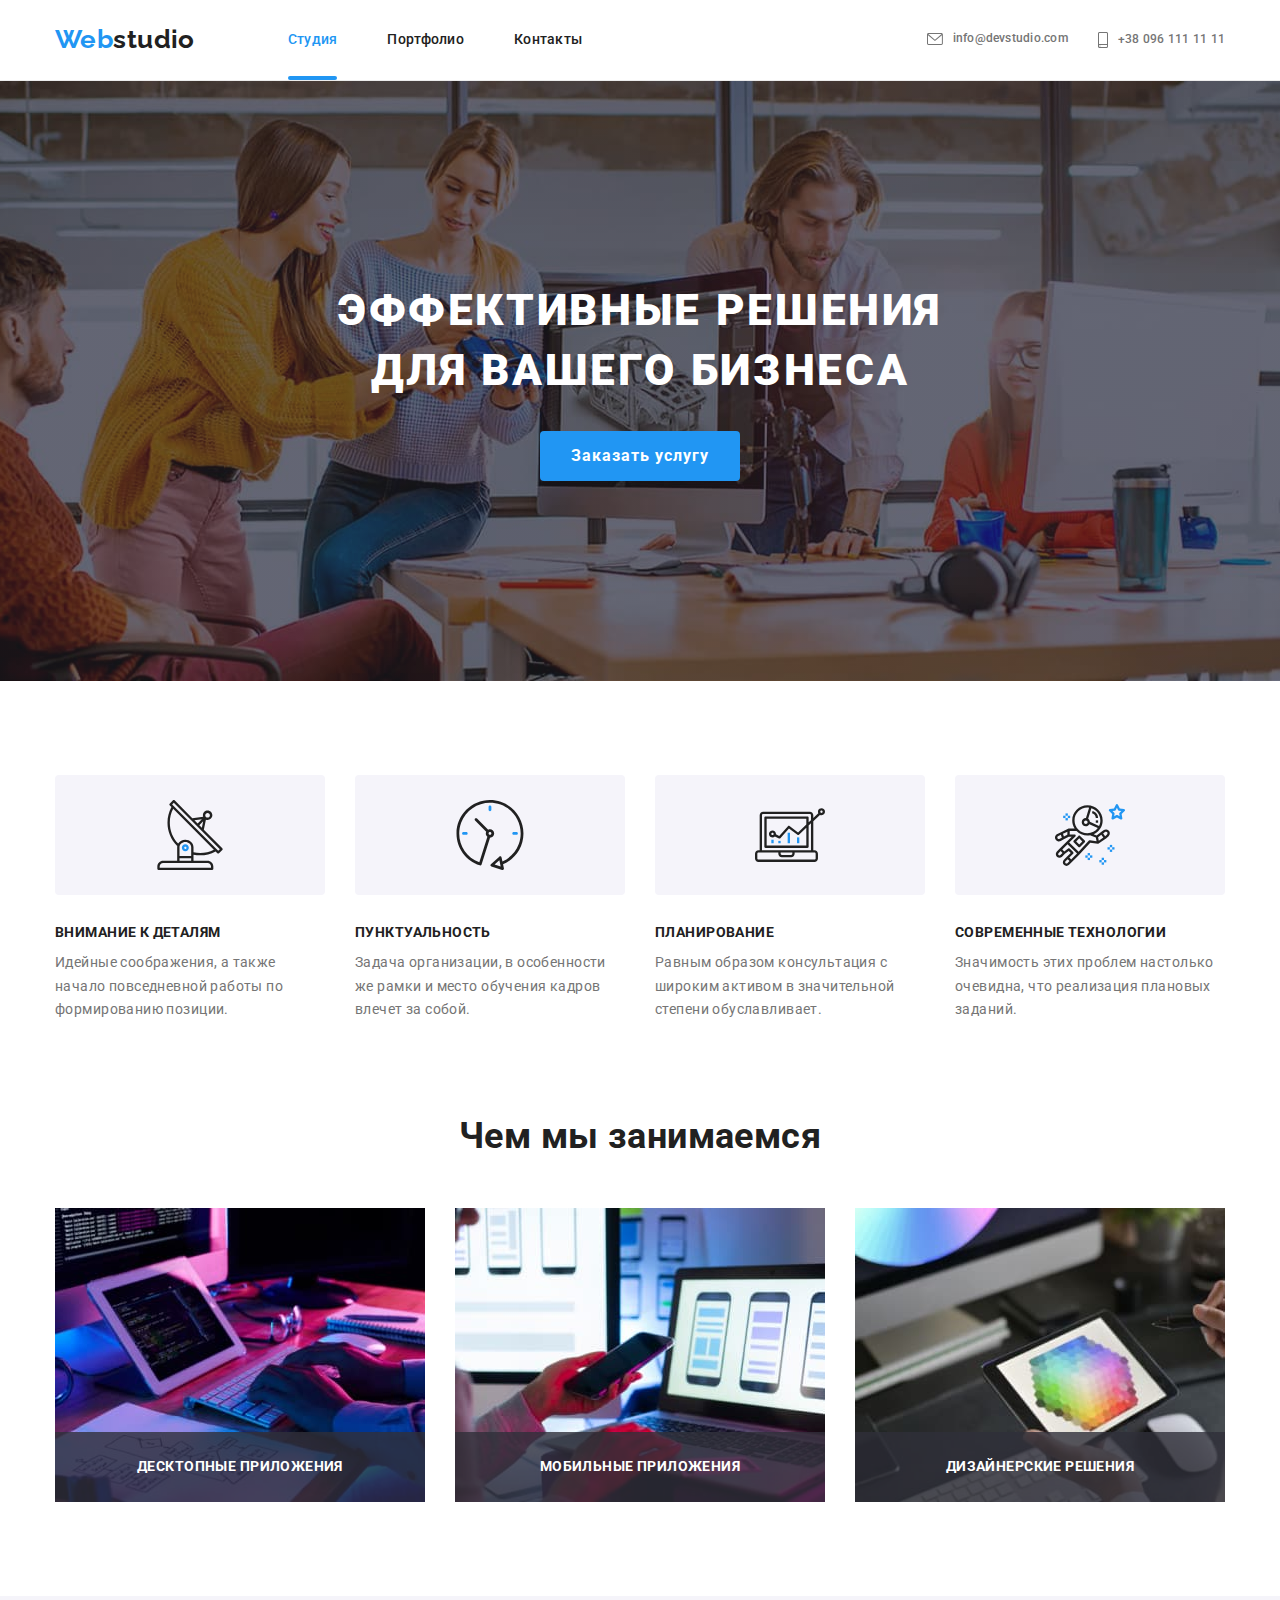
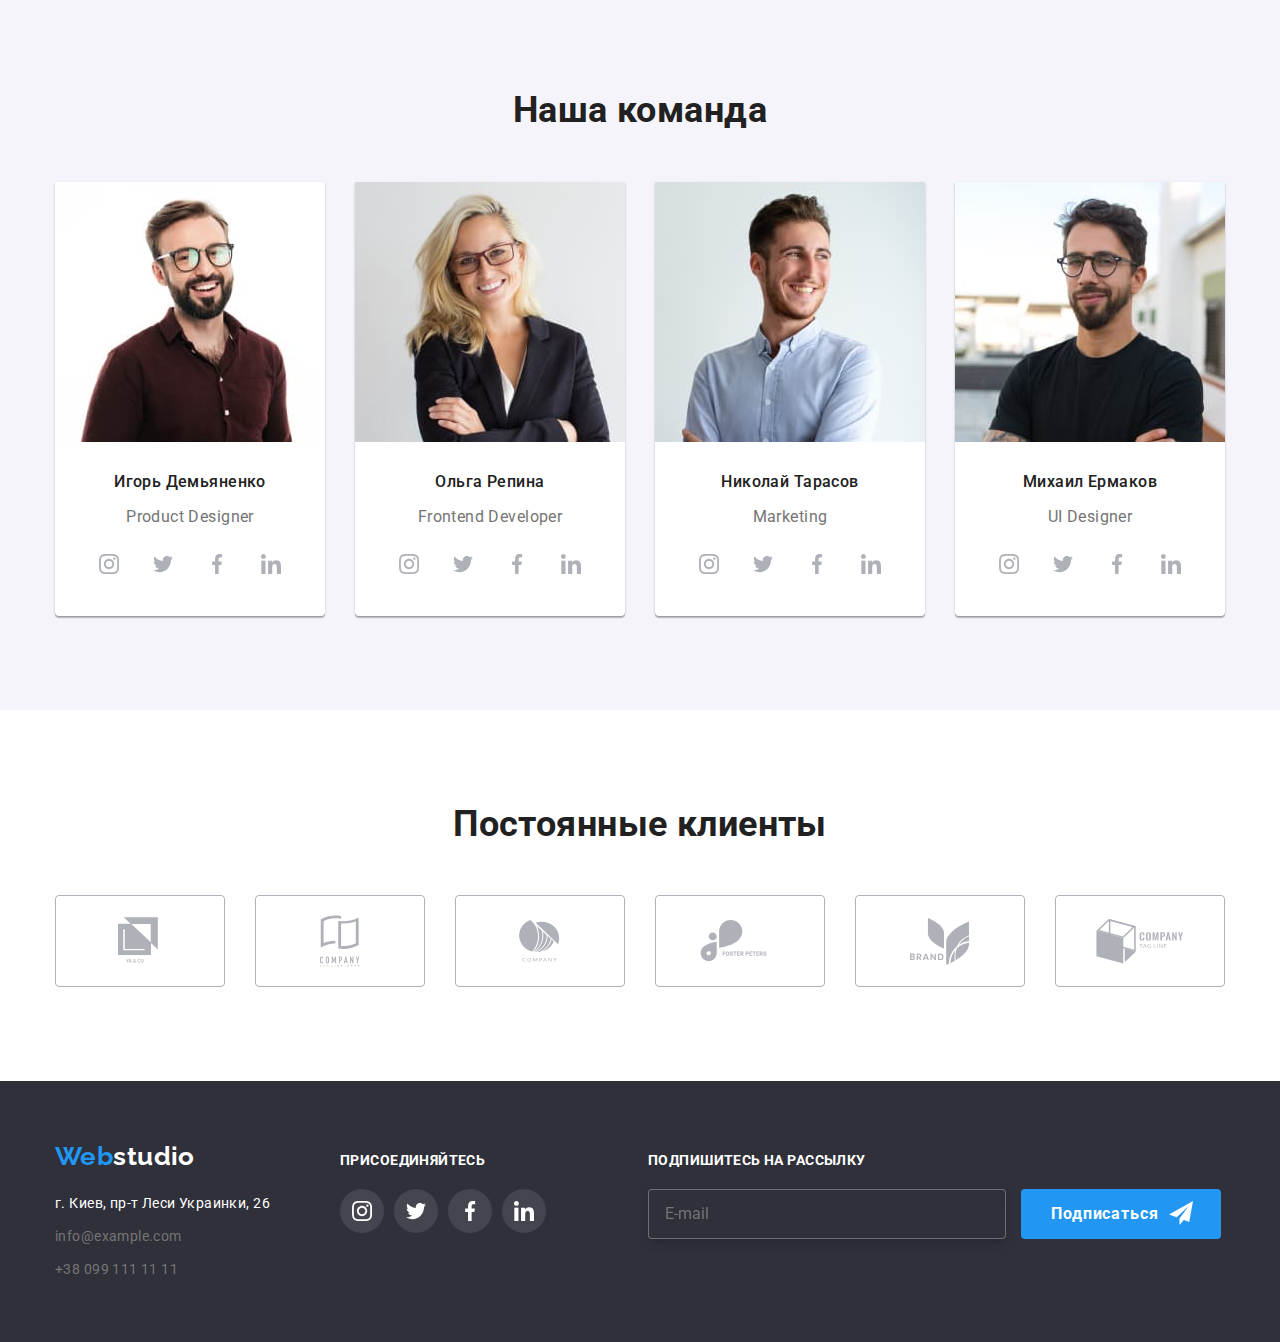
<file: index.html>
<!DOCTYPE html>
<html lang="ru">
<head>
    <meta charset="UTF-8">
    <meta http-equiv="X-UA-Compatible" content="IE=edge">
    <meta name="viewport" content="width=device-width, initial-scale=1.0">
    <link
      rel="stylesheet"
      href="https://cdnjs.cloudflare.com/ajax/libs/modern-normalize/1.0.0/modern-normalize.min.css"/>
    <link rel="preconnect" href="https://fonts.gstatic.com">
<link href="https://fonts.googleapis.com/css2?family=Raleway:wght@700&family=Roboto:wght@400;500;700;900&display=swap" rel="stylesheet">
    <link rel="stylesheet" href="./css/styles.css">
    <title>Студия</title>
</head>
<body> 
    <header class="header">
        <div class="conteiner header__conteiner">
            
            <a class="header-logo" href="./index.html"><span class="logo--blue">Web</span>studio </a>
            
            <div class="menu-thomb " data-menu>
                
                <nav class="nav">
                    <ul class="list nav__list">
                      
                        <li class="nav__item"> 
                            <div class="nav__link-thomb"> 
                                <a class="link nav__link nav--current" href="./index.html">Студия</a> 
                            </div> 
                        </li>
                        <li class="nav__item"> <a class="link nav__link" href="./portfolio.html">Портфолио</a> </li>
                        <li class="nav__item"> <a class="link nav__link" href="#contacts">Контакты</a></li>
                    </ul>
                    
                    </nav> 
                
                <ul class="list contacts">
                        <li class="contacts__item">

                            <a class="link contacts__link mail-link" href="mailto:info@devstudio.com">
                                <svg class="contacts__icon" width="16px" height="12px">
                                    <use href="./images/sprite.svg#icon-envelope"></use>
                                </svg>
                                info@devstudio.com</a> 
                        </li>
                        <li class="contacts__item"> 

                            <a class="link contacts__link tel-link" href="tel:+380961111111"> 
                                <svg class="contacts__icon" width="10px" height="16px" >
                                    <use href="./images/sprite.svg#icon-smartphone"></use>
                                </svg>
                                +38 096 111 11 11</a>
                        </li>

                </ul> 
                <ul class="list menu-social-list">
                    <li class="item menu-social-list__item"><a href="" class="link menu-social-list-link">Instagram</a></li>
                    <li class="item menu-social-list__item"><a href="" class="link menu-social-list-link">Twitter</a></li>
                    <li class="item menu-social-list__item"><a href="" class="link menu-social-list-link">Facebook</a></li>
                    <li class="item menu-social-list__item"><a href="" class="link menu-social-list-link">LinkedIn</a></li>
                </ul>
            </div> 
            <button type="button" class="menu-button" data-menu-button>
                <svg width="40" height="40" aria-label="mobile menu switcher">
                    <use class="icon-menu-close" href="./images/sprite.svg#icon-menu-close"></use>
                    <use class="icon-menu" href="./images/sprite.svg#icon-menu"></use>
                </svg>
            </button>
        </div>
    </header>
    <main>
        
        <section class="hero">
        <div class="conteiner hero__conteiner">
            <h1 class="hero__text">Эффективные решения для вашего бизнеса</h1>
            <button class="main-button" type="button" data-modal-open>Заказать услугу</button>
        </div>   
        </section> 
        
        <section class="qualities__section">
            <div class="conteiner">
            <h2 class="visually-hidden">Наши Качества</h2>
            <ul class="list qualities">
                <li class="qualities__item">
                    <div>
                        <div class="qualities__icon-tomb">
                        <svg class="qualities__icon">
                            <use href="./images/sprite.svg#icon-antenna-1"></use>
                        </svg></div>
                        <h3 class="sub-title ">Внимание к деталям</h3>
                        <p class="qualities__text">Идейные соображения, а также начало повседневной работы по формированию позиции.</p>
                    </div>
                </li>

                <li class="qualities__item">
                    <div>
                    <div class="qualities__icon-tomb">
                        <svg class="qualities__icon">
                        <use href="./images/sprite.svg#icon-clock-1"></use>
                    </svg></div>
                    <h3 class="sub-title ">Пунктуальность</h3>
                    <p class="qualities__text">Задача организации, в особенности же рамки и место обучения кадров влечет за собой.</p> 
                </div>
                </li>
                    <li class="qualities__item">
                        <div>
                    <div class="qualities__icon-tomb">
                        <svg class="qualities__icon">
                            <use href="./images/sprite.svg#icon-diagram-1"></use>
                        </svg></div>
                    <h3 class="sub-title">Планирование</h3>
                    <p class="qualities__text">Равным образом консультация с широким активом в значительной степени обуславливает.</p>
                </div>
                </li>

                <li class="qualities__item">
                    <div>
                    <div class="qualities__icon-tomb">
                        <svg class="qualities__icon">
                        <use href="./images/sprite.svg#icon-astronaut-1"></use>
                    </svg></div>
                    <h3 class="sub-title">Современные технологии</h3>
                    <p class="qualities__text">Значимость этих проблем настолько очевидна, что реализация плановых заданий.</p>
                </div>
                </li>
            </ul>
        </div>
        </section>
    
        <section class="what-we-do"> 
            
            <div class="conteiner">
                <h2 class="title what-we-do__title">Чем мы занимаемся</h2>
                    <ul class="list what-we-do__list">
                        <li class="what-we-do__item">
                            <div class="what-we-do__item-thomb">
                            <img src="./images/desktop/what-we-do/img1.jpg" alt="Десктопные приложения" width="370">
                            <div class="what-we-do__card-description">
                                <p class="what-we-do__description-text">Десктопные приложения</p>
                            </div>
                            </div>
                        </li>
                        
                        <li class="what-we-do__item">
                            <div class="what-we-do__item-thomb">
                                <img src="./images/desktop/what-we-do/img2.jpg" alt="Мобильные приложения" width="370">
                                <div class="what-we-do__card-description">
                                    <p class="what-we-do__description-text">Мобильные приложения</p>
                                </div>
                            </div>
                        </li>
                        
                        <li class="what-we-do__item">
                            <div class="what-we-do__item-thomb">
                                <img src="./images/desktop/what-we-do/img3.jpg" alt="Дизайнерские решения" width="370">
                                <div class="what-we-do__card-description">
                                    <p class="what-we-do__description-text">Дизайнерские решения</p>
                                </div>
                            </div>
                        </li>
            </ul>
        </div>
       </section>   
       <section class="team-section">
           <div class="conteiner">
           
           <h2 class="title">Наша команда</h2>
           <ul class="list team-section__list">
               <li class="team-section__item">
                    <div class="member-photo__thomb">
                        <picture>
                            <source srcset="
                                            ./images/desktop/team/tm1.jpg  1x,
                                            ./images/desktop/team/tm1@2x.jpg 2x
                                          " media="(min-width: 1200px)" />
                            <source srcset="
                                            ./images/tablet/team/tm1.jpg  1x,
                                            ./images/tablet/team/tm1@2x.jpg 
                                          " media="(min-width: 768px)" />
                            <source srcset="
                                            ./images/mobile/team/tm1.jpg  1x,
                                            ./images/tablet/team/tm1@2x.jpg
                                          " media="(max-width: 767px)" />
                            <img src="./images/desktop/team/tm1.jpg" alt="Игорь Демьяненко" width="450" />
                        </picture>
                    </div>
                    <div class="member">
                        <h3 class="member__name">Игорь Демьяненко</h3>
                        <p class="member__position">Product Designer</p>
                    <ul class="list social-list">
                        <li class="social-list__item">
                            <a href="" class="link social-list__link" target="_blank" rel="noopener noreferrer">
                                <svg class="icon">
                                    <use href="./images/sprite.svg#icon-instagram-2"></use>
                                </svg>
                            </a>
                        </li>

                        <li class="social-list__item">
                              <a href="" class="link social-list__link" target="_blank" rel="noopener noreferrer">
                                <svg class="icon">
                                    <use href="./images/sprite.svg#icon-twitter-1"></use>
                                </svg>
                            </a>
                        </li>

                        <li class="social-list__item">
                            <a href="" class="link social-list__link" target="_blank" rel="noopener noreferrer">
                                <svg class="icon">
                                    <use href="./images/sprite.svg#icon-facebook-1"></use>
                                </svg>
                            </a>
                        </li>

                        <li class="social-list__item">
                            <a href="" class="link social-list__link" target="_blank" rel="noopener noreferrer">
                                <svg class="icon">
                                    <use href="./images/sprite.svg#icon-linkedin-1"></use>
                                </svg>
                            </a>
                        </li>
                    </ul>
                </div>
                </li>
                <li class="team-section__item">
                    <div class="member-photo__thomb">
                        <picture>
                            <source srcset="
                                ./images/desktop/team/tm2.jpg  1x,
                                ./images/desktop/team/tm2@2x.jpg 2x
                              " media="(min-width: 1200px)" />
                            <source srcset="
                                ./images/tablet/team/tm2.jpg  1x,
                                ./images/tablet/team/tm2@2x.jpg 
                              " media="(min-width: 768px)" />
                            <source srcset="
                                ./images/mobile/team/tm2.jpg  1x,
                                ./images/tablet/team/tm2@2x.jpg
                              " media="(max-width: 767px)" />
                            <img src="./images/desktop/team/tm2.jpg" alt="Ольга Репина" width="450" />
                        </picture>
                    </div>  
                    <div class="member">
                        <h3 class="member__name">Ольга Репина</h3>
                        <p class="member__position">Frontend Developer</p>
                    <ul class="list social-list">
                        <li class="social-list__item">
                            <a href="" class="link social-list__link" target="_blank" rel="noopener noreferrer">
                                <svg class="icon">
                                    <use href="./images/sprite.svg#icon-instagram-2"></use>
                                </svg>
                            </a>
                        </li>
                        <li class="social-list__item">
                            <div>   
                            <a href="" class="link social-list__link" target="_blank" rel="noopener noreferrer">
                                <svg class="icon">
                                    <use href="./images/sprite.svg#icon-twitter-1"></use>
                                </svg>
                            </a>
                        </div>
                        </li>
                        <li class="social-list__item">
                            <div>
                            <a href="" class="link social-list__link" target="_blank" rel="noopener noreferrer">
                                <svg class="icon">
                                    <use href="./images/sprite.svg#icon-facebook-1"></use>
                                </svg>
                            </a>
                        </div>
                        </li>
                        <li class="social-list__item">
                            <a href="" class="link social-list__link" target="_blank" rel="noopener noreferrer">
                                <svg class="icon">
                                    <use href="./images/sprite.svg#icon-linkedin-1"></use>
                                </svg>
                            </a>
                        </li>
                    </ul>
                </div>
                    </li>
                <li class="team-section__item">
                    <div class="member-photo__thomb">
                        <picture>
                            <source srcset="
                                ./images/desktop/team/tm3.jpg  1x,
                                ./images/desktop/team/tm3@2x.jpg 2x
                              " media="(min-width: 1200px)" />
                            <source srcset="
                                ./images/tablet/team/tm3.jpg  1x,
                                ./images/tablet/team/tm3@2x.jpg 
                              " media="(min-width: 768px)" />
                            <source srcset="         
                                 ./images/mobile/team/tm3.jpg  1x,        
                                 ./images/tablet/team/tm3@2x.jpg      
                               " media="(max-width: 767px)" />
                            <img src="./images/desktop/team/tm3.jpg" alt="Николай Тарасов" width="450" />
                        </picture>
                    </div>
                    <div class="member">
                        <h3 class="member__name">Николай Тарасов</h3>
                        <p class="member__position">Marketing</p>
                    <ul class="list social-list">
                        <li class="social-list__item">
                            <a href="" class="link social-list__link" target="_blank" rel="noopener noreferrer">
                                <svg class="icon">
                                    <use href="./images/sprite.svg#icon-instagram-2"></use>
                                </svg>
                            </a>
                        </li>
                        <li class="social-list__item">
                            <div>   
                            <a href="" class="link social-list__link" target="_blank" rel="noopener noreferrer">
                                <svg class="icon">
                                    <use href="./images/sprite.svg#icon-twitter-1"></use>
                                </svg>
                            </a>
                        </div>
                        </li>
                        <li class="social-list__item">
                            <div>
                            <a href="" class="link social-list__link" target="_blank" rel="noopener noreferrer">
                                <svg class="icon">
                                    <use href="./images/sprite.svg#icon-facebook-1"></use>
                                </svg>
                            </a>
                        </div>
                        </li>
                        <li class="social-list__item">
                            <a href="" class="link social-list__link" target="_blank" rel="noopener noreferrer">
                                <svg class="icon">
                                    <use href="./images/sprite.svg#icon-linkedin-1"></use>
                                </svg>
                            </a>
                        </li>
                    </ul>
                </div>
                </li>
                <li class="team-section__item">
                    <div class="member-photo__thomb">
                        <picture>
                            <source srcset="
                                ./images/desktop/team/tm4.jpg  1x,
                                ./images/desktop/team/tm4@2x.jpg 2x
                              " media="(min-width: 1200px)" />
                            <source srcset="
                                ./images/tablet/team/tm4.jpg  1x,
                                ./images/tablet/team/tm4@2x.jpg 
                              " media="(min-width: 768px)" />
                            <source srcset="         
                                 ./images/mobile/team/tm4.jpg  1x,        
                                 ./images/tablet/team/tm4@2x.jpg      
                               " media="(max-width: 767px)" />
                            <img src="./images/desktop/team/tm4.jpg" alt="Николай Тарасов" width="450" />
                        </picture>
                    </div>
                    <div  class="member">
                        <h3 class="member__name">Михаил Ермаков</h3>
                        <p class="member__position">UI Designer</p>
                    
                    <ul class="list social-list">
                        <li class="social-list__item">
                            <a href="" class="link social-list__link" target="_blank" rel="noopener noreferrer">
                                <svg class="icon">
                                    <use href="./images/sprite.svg#icon-instagram-2"></use>
                                </svg>
                            </a>
                        </li>
                        <li class="social-list__item">
                            <div>   
                            <a href="" class="link social-list__link" target="_blank" rel="noopener noreferrer">
                                <svg class="icon">
                                    <use href="./images/sprite.svg#icon-twitter-1"></use>
                                </svg>
                            </a>
                        </div>
                        </li>
                        <li class="social-list__item">
                            <div>
                            <a href="" class="link social-list__link" target="_blank" rel="noopener noreferrer">
                                <svg class="icon">
                                    <use href="./images/sprite.svg#icon-facebook-1"></use>
                                </svg>
                            </a>
                        </div>
                        </li>
                        <li class="social-list">
                            <a href="" class="link social-list__link" target="_blank" rel="noopener noreferrer">
                                <svg class="icon">
                                    <use href="./images/sprite.svg#icon-linkedin-1"></use>
                                </svg>
                            </a>
                        </li>
                    </ul>
                </div>
                </li>
           </ul>
        </div>
       </section>

       <section class="clients">
           <div class="conteiner">
           <h2 class="clients__title">
            Постоянные клиенты
           </h2>
           <ul class="list clients__list">
               <li class="item clients__item">
                       <a href="" class="clients__link" target="_blank" rel="noopener noreferrer">
                   <svg class="icon" width="44px" height="49px">
                   <use href="./images/sprite.svg#icon-logo-1"></use>  
                </svg></a>
               </li>
               <li class="item clients__item">
                    <a href=""  class="clients__link" target="_blank" rel="noopener noreferrer">
                <svg class="icon"  width="40px" height="52px">
                <use href="./images/sprite.svg#icon-logo-2"></use>  
             </svg></a>
            </li>
            <li class="item clients__item">
                    <a href="" class="clients__link" target="_blank" rel="noopener noreferrer">
                <svg class="icon" width="41px" height="42px">
                <use href="./images/sprite.svg#icon-logo-3"></use>  
             </svg></a> 
            </li>
            <li class="item clients__item">
                    <a href=""  class="clients__link" target="_blank" rel="noopener noreferrer">
                <svg class="icon"  width="80px" height="42px">
                <use href="./images/sprite.svg#icon-logo-4"></use>  
             </svg></a> 
            </li>
            <li class="item clients__item">
                    <a href="" class="clients__link" target="_blank" rel="noopener noreferrer">
                <svg class="icon" width="59px" height="47px">
                <use href="./images/sprite.svg#icon-logo-5"></use>  
             </svg></a>
            </li>
            <li class="item clients__item">
                    <a href="" class="clients__link" target="_blank" rel="noopener noreferrer">
                <svg class="icon" width="88px" height="45px">
                <use href="./images/sprite.svg#icon-logo-6"></use>  
             </svg></a>
            </li>
              
           </ul>
        </div>
       </section>
    </main>            
    <footer class="footer">
        <div class="conteiner footer__conteiner">
            
                
                <div class="footer-contacts">
                 
                <div class="footer-logo_tomb">
                    <a class="link footer-logo" href="./index.html"><span class="logo--blue">Web</span>studio </a>
                </div>
               
                <address>
                    <ul class="address list" id="contacts">
                        <li class="address__item"><a class="link address__link address__link-white" href="https://goo.gl/maps/nLmr9THdFMke6AbC8" target="_blank" rel="noreferrer noopener"> г. Киев, пр-т Леси Украинки, 26 </a></li>
                        <li class="address__item"><a class="link address__link" href="mailto:info@example.com">info@example.com</a></li>
                        <li class="address__item"><a class="link address__link" href="tel:+380991111111">+38 099 111 11 11</a></li>
                    </ul>
                </address>
                </div>
                
                <div class="footer-social-list__tomb">
                <p class="footer-social-list__titel">присоединяйтесь</p>
                
                <ul class="list social-list ">
                    <li class="social-list__item">
                        <a href="" class="link social-list__link social-list__link-dark-bg" target="_blank" rel="noopener noreferrer">
                            <svg class="icon">
                                <use href="./images/sprite.svg#icon-instagram-2"></use>
                            </svg>
                        </a>
                    </li>
                    <li class="social-list__item">   
                            <a href="" class="link social-list__link social-list__link-dark-bg" target="_blank" rel="noopener noreferrer">
                                <svg class="icon">
                                    <use href="./images/sprite.svg#icon-twitter-1"></use>
                                </svg>
                            </a>
                    </li>
                    <li class="social-list__item">
                            <a href="" class="link social-list__link social-list__link-dark-bg" target="_blank" rel="noopener noreferrer">
                                <svg class="icon">
                                    <use href="./images/sprite.svg#icon-facebook-1"></use>
                                </svg>
                            </a>
                    </li>
                    <li class="social-list__item">
                        <a href="" class="link social-list__link social-list__link-dark-bg" target="_blank" rel="noopener noreferrer">
                            <svg class="icon">
                                <use href="./images/sprite.svg#icon-linkedin-1"></use>
                            </svg>
                        </a>
                    </li>
                </ul>
                </div>
            
            
            <div class="footer-form__tomb">
                <p class="footer-form__text">Подпишитесь на рассылку</p>
                        <form class="footer-form" >
                            <input class="footer-form__input" type="text" placeholder="E-mail" name="user-email">
                            <button class="main-button footer-form__button" type="submit">Подписаться</button>
                        </form>
                        
            </div>
        </div>
    </footer>

    <div class="backdrop is-hidden" data-modal>
        
        <div class="modal"> 
            <button class="button-close" type="button" data-modal-close >
                <svg class="button-close__icon" width="11" height="11">
                    <use href="./images/sprite.svg#icon-close"></use>
                </svg>
            </button>
            <form class="form" name="main-form">
            <b class="modal__header">Оставьте свои данные, мы вам перезвоним</b>
            
            <div class="form__label">
                <label class="form-input__name">Имя</label>
                <div class="form-input__tomb">
                    <input class="form-input" type="text" name="username">
                    <svg class="form-input__icon" width="18" height="18">
                        <use href="./images/sprite.svg#icon-person-black"></use> 
                    </svg>
                </div>
            </div>

            <div class="form__label">
                <label class="form-input__name">Телефон</label>
                <div class="form-input__tomb">
                    <input class="form-input" type="tel" name="usertel">
                    <svg class="form-input__icon" width="18" height="18">
                        <use href="./images/sprite.svg#icon-phone-black"></use> 
                    </svg>
                </div>
            </div>


            <div class="form__label">
                <label class="form-input__name">Почта</label>
                <div class="form-input__tomb">
                    <input class="form-input" type="email" name="usermail">
                    <svg class="form-input__icon" width="18" height="18">
                        <use href="./images/sprite.svg#icon-email-black"></use> 
                    </svg>
                </div>
            </div>
            <label class="form__label">
                <span class="form-input__name">Комментарий</span>
                <textarea class="feedback" name="feedback" rows="7" placeholder="Введите текст" ></textarea>
            </label>
            <label class=" checkbox__lable">
                <input class="checkbox visually-hidden" type="checkbox">
                <span class="checkbox__icon"></span>
                <span>Соглашаюсь с рассылкой и принимаю <a href="" class="form__link">Условия договора</a> </span>
            </label>
            <button class="main-button form-button" type="submit">Отправить</button>
            </form>
            </div>
            </div>
   

    <script src="./js/modal.js"></script>
    <script src="./js/mobile-menu.js"></script>
</body>
</html>
</file>
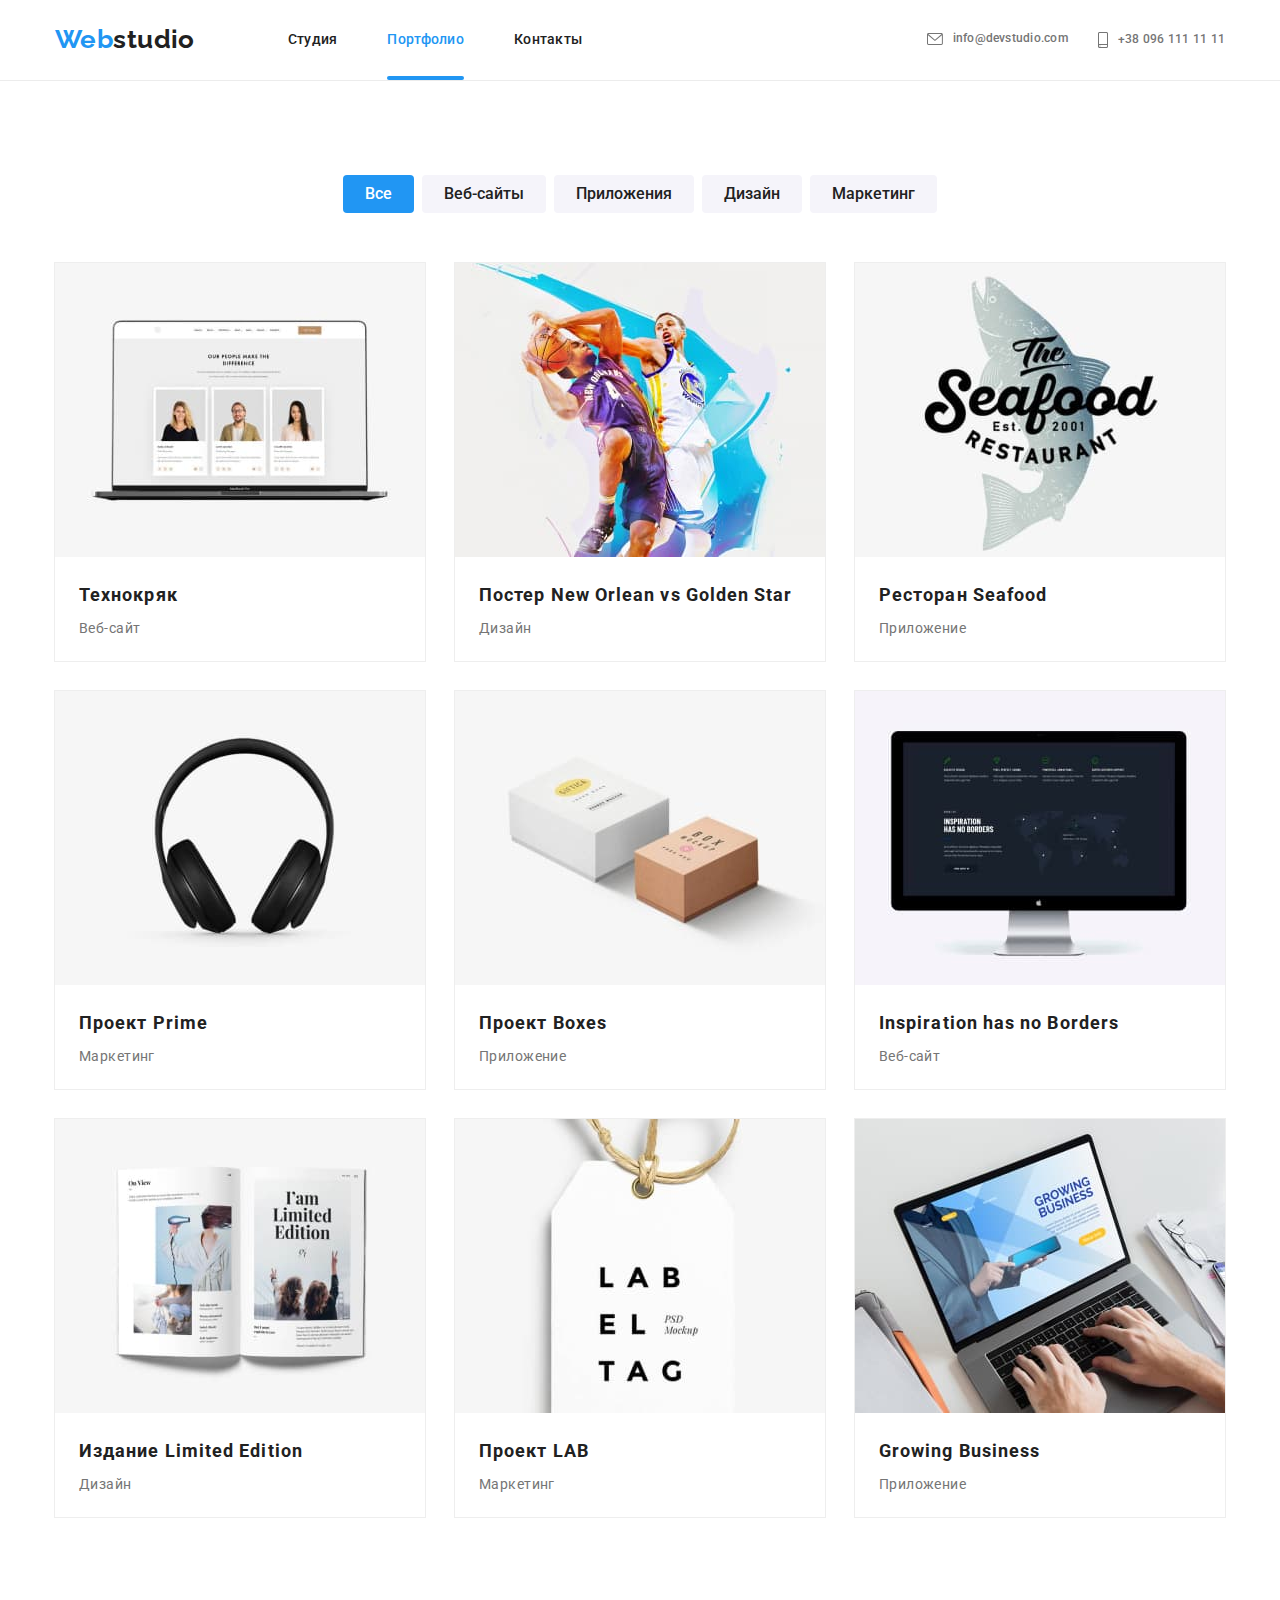
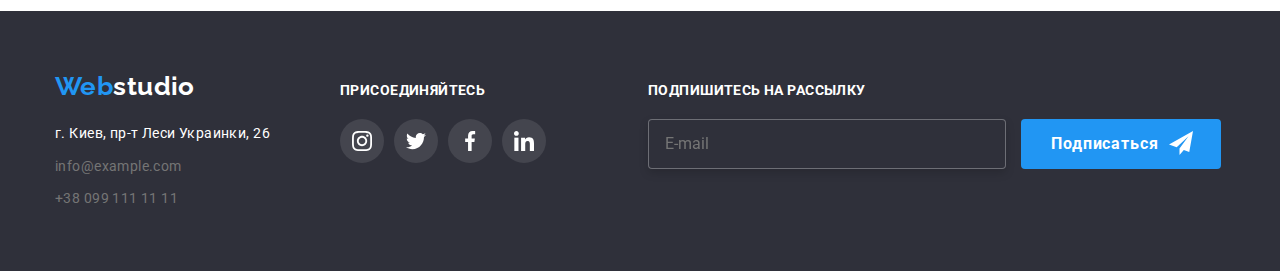
<file: portfolio.html>
<!DOCTYPE html>
<html lang="ru">
<head>
    <meta charset="UTF-8">
    <meta http-equiv="X-UA-Compatible" content="IE=edge">
    <meta name="viewport" content="width=device-width, initial-scale=1.0">
    <link rel="stylesheet" href="https://cdnjs.cloudflare.com/ajax/libs/modern-normalize/0.2.0/modern-normalize.css">
    <link rel="preconnect" href="https://fonts.gstatic.com">
<link href="https://fonts.googleapis.com/css2?family=Raleway:wght@700&family=Roboto:wght@400;500;700;900&display=swap" rel="stylesheet">
    <link rel="stylesheet" href="./css/styles.css">
    <title>Портфолио</title>
</head>
<body>
    <header class="header">
        <div class="conteiner header__conteiner">
    
            <a class="header-logo" href="./index.html"><span class="logo--blue">Web</span>studio </a>
    
            <div class="menu-thomb " data-menu>
    
                <nav class="nav">
                    <ul class="list nav__list">
                        <li class="nav__item"> <a class="link nav__link " href="./index.html">Студия</a> </li>
                        <li class="nav__item">
                            <div class="nav__link-thomb">
                                <a class="link nav__link nav--current" href="./portfolio.html">Портфолио</a>
                            </div>
                        </li>
                        <li class="nav__item"> <a class="link nav__link" href="#contacts">Контакты</a></li>
                    </ul>
    
                </nav>
    
                <ul class="list contacts">
                    <li class="contacts__item">
    
                        <a class="link contacts__link mail-link" href="mailto:info@devstudio.com">
                            <svg class="contacts__icon" width="16px" height="12px">
                                <use href="./images/sprite.svg#icon-envelope"></use>
                            </svg>
                            info@devstudio.com</a>
                    </li>
                    <li class="contacts__item">
    
                        <a class="link contacts__link tel-link" href="tel:+380961111111">
                            <svg class="contacts__icon" width="10px" height="16px">
                                <use href="./images/sprite.svg#icon-smartphone"></use>
                            </svg>
                            +38 096 111 11 11</a>
                    </li>
    
                </ul>
                <ul class="list menu-social-list">
                    <li class="item menu-social-list__item"><a href="" class="link menu-social-list-link">Instagram</a></li>
                    <li class="item menu-social-list__item"><a href="" class="link menu-social-list-link">Twitter</a></li>
                    <li class="item menu-social-list__item"><a href="" class="link menu-social-list-link">Facebook</a></li>
                    <li class="item menu-social-list__item"><a href="" class="link menu-social-list-link">LinkedIn</a></li>
                </ul>
            </div>
            <button type="button" class="menu-button" data-menu-button>
                <svg width="40" height="40" aria-label="mobile menu switcher">
                    <use class="icon-menu-close" href="./images/sprite.svg#icon-menu-close"></use>
                    <use class="icon-menu" href="./images/sprite.svg#icon-menu"></use>
                </svg>
            </button>
        </div>
    </header>
    
    <main>
        <section class="portholio">
            <div class="conteiner">
            <h1 class="visually-hidden"> Выбор темы Портфолио</h1>
            <ul class="list buttons-list">
                <li class="buttons-list__item" > <button  type="button" class="portpholio__button portpholio__button-current">Все</button> </li>
                <li class="buttons-list__item"> <button  type="button" class="portpholio__button">Веб-сайты</button> </li>
                <li class="buttons-list__item"> <button  type="button" class="portpholio__button">Приложения</button> </li>
                <li class="buttons-list__item buttons-list__item--margin-bottom"> <button  type="button" class="portpholio__button">Дизайн</button> </li>
                <li class="buttons-list__item"> <button  type="button" class="portpholio__button"> Маркетинг</button></li>
            </ul>
            <ul class="list card-list">
                <li class="card-list__item ">
                    <a class="link card__link " href="">
                        <div class="card__body card__text-thomb--padding-bottom">
                            <div class="card__tomb">
                                <picture>
                                    <source srcset="
                                                ./images/desktop/portpholio/img1.jpg    1x,
                                                ./images/desktop/portpholio/img1@2x.jpg 2x
                                              " media="(min-width: 1200px)" />
                                    <source srcset="
                                                ./images/tablet/portpholio/img1.jpg    1x,
                                                ./images/tablet/portpholio/img1@2x.jpg 2x
                                              " media="(min-width: 768px)" />
                                    <source srcset="
                                                ./images/mobile/portpholio/img1.jpg    1x,
                                                ./images/mobile/portpholio/img1.jpg 2x
                                              " media="(max-width: 767px)" />
                                    <img src="./images/desktop/portpholio/img1.jpg" alt="Технокряк" width="450" />
                                </picture>
                                <div class="card__overlay">
                                    <p class="card__overlay-text">Технокряк это современная площадка распространения коронавируса.
                                        Компании используют эту платформу для цифрового шпионажа и атак
                                        на защищённые сервера конкурентов.</p>
                                </div>
                            </div>
                            <div class="card__text-thomb">
                                <h2 class="card__header">Технокряк</h2>
                                <p class="card__text">Веб-сайт</p>
                            </div>
                        </div>
                    </a>
                    </li>
                
                <li class="card-list__item">
                    <a class="link card__link" href="">
                        <div class="card__body">
                            <div class="card__tomb">
                                <picture>
                                    <source srcset="
                                                ./images/desktop/portpholio/img2.jpg    1x,
                                                ./images/desktop/portpholio/img2@2x.jpg 2x
                                              " media="(min-width: 1200px)" />
                                    <source srcset="
                                                ./images/tablet/portpholio/img2.jpg    1x,
                                                ./images/tablet/portpholio/img2@2x.jpg 2x
                                              " media="(min-width: 768px)" />
                                    <source srcset="
                                                ./images/mobile/portpholio/img2.jpg    1x,
                                                ./images/mobile/portpholio/img2.jpg 2x
                                              " media="(max-width: 767px)" />
                                    <img src="./images/desktop/portpholio/img2.jpg" alt="Постер New Orlean vs Golden Star" width="450" />
                                </picture>
                                <div class="card__overlay">
                                    <p class="card__overlay-text">Технокряк это современная площадка распространения коронавируса.
                                        Компании используют эту платформу для цифрового шпионажа и атак
                                        на защищённые сервера конкурентов.</p>
                                </div>
                            </div>
                            <div class="card__text-thomb ">
                                <h2 class="card__header">Постер New Orlean vs Golden Star</h2>
                                <p class="card__text">Дизайн</p>
                            </div>
                        </div>
                    </a>
                </li>
                
                <li class="card-list__item"> 
                    <a class="link card__link" href="">
                        <div class="card__body">
                            <div class="card__tomb">
                                <picture>
                                    <source srcset="
                                                ./images/desktop/portpholio/img3.jpg    1x,
                                                ./images/desktop/portpholio/img3@2x.jpg 2x
                                              " media="(min-width: 1200px)" />
                                    <source srcset="
                                                ./images/tablet/portpholio/img3.jpg    1x,
                                                ./images/tablet/portpholio/img3@2x.jpg 2x
                                              " media="(min-width: 768px)" />
                                    <source srcset="
                                                ./images/mobile/portpholio/img3.jpg    1x,
                                                ./images/mobile/portpholio/img3.jpg 2x
                                              " media="(max-width: 767px)" />
                                    <img src="./images/desktop/portpholio/img3.jpg" alt="Ресторан Seafood" width="450" />
                                </picture>
                                <div class="card__overlay">
                                    <p class="card__overlay-text">Технокряк это современная площадка распространения коронавируса.
                                        Компании используют эту платформу для цифрового шпионажа и атак
                                        на защищённые сервера конкурентов.</p>
                                </div>
                            </div>
                            <div class="card__text-thomb">
                                <h2 class="card__header">Ресторан Seafood</h2>
                                <p class="card__text">Приложение</p>
                            </div>
                        </div>
                    </a>
                </li>
                <li  class="card-list__item"> 
                    <a class="link card__link" href="">
                        <div class="card__body">
                            <div class="card__tomb">
                                <picture>
                                    <source srcset="
                                                ./images/desktop/portpholio/img4.jpg    1x,
                                                ./images/desktop/portpholio/img4@2x.jpg 2x
                                              " media="(min-width: 1200px)" />
                                    <source srcset="
                                                ./images/tablet/portpholio/img4.jpg    1x,
                                                ./images/tablet/portpholio/img4@2x.jpg 2x
                                              " media="(min-width: 768px)" />
                                    <source srcset="
                                                ./images/mobile/portpholio/img4.jpg    1x,
                                                ./images/mobile/portpholio/img4.jpg 2x
                                              " media="(max-width: 767px)" />
                                    <img src="./images/desktop/portpholio/img4.jpg" alt="Проект Prime" width="450" />
                                </picture>
                                <div class="card__overlay">
                                    <p class="card__overlay-text">Технокряк это современная площадка распространения коронавируса.
                                        Компании используют эту платформу для цифрового шпионажа и атак
                                        на защищённые сервера конкурентов.</p>
                                </div>
                            </div>
                            <div class="card__text-thomb">
                                <h2 class="card__header">Проект Prime</h2>
                                <p class="card__text">Маркетинг</p>
                            </div>
                        </div>
                    </a>
                </li>

                <li class="card-list__item">
                    <a class="link card__link" href="">
                        <div class="card__body">
                            <div class="card__tomb">
                                <picture>
                                    <source srcset="
                                                ./images/desktop/portpholio/img5.jpg    1x,
                                                ./images/desktop/portpholio/img5@2x.jpg 2x
                                              " media="(min-width: 1200px)" />
                                    <source srcset="
                                                ./images/tablet/portpholio/img5.jpg    1x,
                                                ./images/tablet/portpholio/img5@2x.jpg 2x
                                              " media="(min-width: 768px)" />
                                    <source srcset="
                                                ./images/mobile/portpholio/img5.jpg    1x,
                                                ./images/mobile/portpholio/img5.jpg 2x
                                              " media="(max-width: 767px)" />
                                    <img src="./images/desktop/portpholio/img5.jpg" alt="Проект Boxes" width="450" />
                                </picture>
                                <div class="card__overlay">
                                    <p class="card__overlay-text">Технокряк это современная площадка распространения коронавируса.
                                        Компании используют эту платформу для цифрового шпионажа и атак
                                        на защищённые сервера конкурентов.</p>
                                </div>
                            </div>
                            <div class="card__text-thomb">
                                <h2 class="card__header">Проект Boxes</h2>
                                <p class="card__text">Приложение</p>
                            </div>
                        </div>
                    </a>
                </li>

                <li class="card-list__item">
                    <a class="link card__link" href="">
                        <div class="card__body">
                            <div class="card__tomb">
                                <picture>
                                    <source srcset="
                                                ./images/desktop/portpholio/img6.jpg    1x,
                                                ./images/desktop/portpholio/img6@2x.jpg 2x
                                              " media="(min-width: 1200px)" />
                                    <source srcset="
                                                ./images/tablet/portpholio/img6.jpg    1x,
                                                ./images/tablet/portpholio/img6@2x.jpg 2x
                                              " media="(min-width: 768px)" />
                                    <source srcset="
                                                ./images/mobile/portpholio/img6.jpg    1x,
                                                ./images/mobile/portpholio/img6.jpg 2x
                                              " media="(max-width: 767px)" />
                                    <img src="./images/desktop/portpholio/img6.jpg" alt="Inspiration has no Borders" width="450" />
                                </picture>
                                <div class="card__overlay">
                                    <p class="card__overlay-text">Технокряк это современная площадка распространения коронавируса.
                                        Компании используют эту платформу для цифрового шпионажа и атак
                                        на защищённые сервера конкурентов.</p>
                                </div>
                            </div>
                            <div class="card__text-thomb">
                                <h2 class="card__header">Inspiration has no Borders</h2>
                                <p class="card__text">Веб-сайт</p>
                            </div>
                        </div>
                    </a>
                </li>

                <li class="card-list__item">
                    <a class="link card__link" href="">
                        <div class="card__body">
                            <div class="card__tomb">
                                <picture>
                                    <source srcset="
                                                ./images/desktop/portpholio/img7.jpg    1x,
                                                ./images/desktop/portpholio/img7@2x.jpg 2x
                                              " media="(min-width: 1200px)" />
                                    <source srcset="
                                                ./images/tablet/portpholio/img7.jpg    1x,
                                                ./images/tablet/portpholio/img7@2x.jpg 2x
                                              " media="(min-width: 768px)" />
                                    <source srcset="
                                                ./images/mobile/portpholio/img7.jpg    1x,
                                                ./images/mobile/portpholio/img7.jpg 2x
                                              " media="(max-width: 767px)" />
                                    <img src="./images/desktop/portpholio/img7.jpg" alt="Издание Limited Edition" width="450" />
                                </picture>
                                <div class="card__overlay">
                                    <p class="card__overlay-text">Технокряк это современная площадка распространения коронавируса.
                                        Компании используют эту платформу для цифрового шпионажа и атак
                                        на защищённые сервера конкурентов.</p>
                                </div>
                            </div>
                            <div class="card__text-thomb">
                                <h2 class="card__header">Издание Limited Edition</h2>
                                <p class="card__text">Дизайн</p>
                            </div>
                        </div>
                    </a>
                </li>

                <li class="card-list__item">
                    <a class="link card__link" href="">
                        <div class="card__body">
                            <div class="card__tomb">
                                <picture>
                                    <source srcset="
                                                ./images/desktop/portpholio/img8.jpg    1x,
                                                ./images/desktop/portpholio/img8@2x.jpg 2x
                                              " media="(min-width: 1200px)" />
                                    <source srcset="
                                                 ./images/tablet/portpholio/img8.jpg    1x,
                                                 ./images/tablet/portpholio/img8@2x.jpg 2x
                                               " media="(min-width: 768px)" />
                                    <source srcset="
                                                    ./images/mobile/portpholio/img8.jpg    1x,
                                                    ./images/mobile/portpholio/img8.jpg 2x
                                                  " media="(max-width: 767px)" />
                                    <img src="./images/desktop/portpholio/img8.jpg" alt="Проект LAB" width="450" />
                                </picture>
                                <div class="card__overlay">
                                    <p class="card__overlay-text">Технокряк это современная площадка распространения коронавируса.
                                        Компании используют эту платформу для цифрового шпионажа и атак
                                        на защищённые сервера конкурентов.</p>
                                </div>
                            </div>
                            <div class="card__text-thomb ">
                                <h2 class="card__header">Проект LAB</h2>
                                <P class="card__text">Маркетинг</p>
                            </div>
                        </div>
                    </a>
                </li>
                <li class="card-list__item">
                    <a class="link card__link" href="">
                        <div class="card__body">
                            <div class="card__tomb">
                                <picture>
                                    <source srcset="
                                                ./images/desktop/portpholio/img9.jpg    1x,
                                                ./images/desktop/portpholio/img9@2x.jpg 2x
                                              " media="(min-width: 1200px)" />
                                    <source srcset="
                                                 ./images/tablet/portpholio/img9.jpg    1x,
                                                 ./images/tablet/portpholio/img9@2x.jpg 2x
                                               " media="(min-width: 768px)" />
                                    <source srcset="
                                                  ./images/mobile/portpholio/img9.jpg    1x,
                                                  ./images/mobile/portpholio/img9.jpg 2x
                                                " media="(max-width: 767px)" />
                                    <img src="./images/desktop/portpholio/img9.jpg" alt="Growing Business" width="450" />
                                </picture>
                                <div class="card__overlay">
                                    <p class="card__overlay-text">Технокряк это современная площадка распространения коронавируса.
                                        Компании используют эту платформу для цифрового шпионажа и атак
                                        на защищённые сервера конкурентов.</p>
                                </div>
                            </div>
                            <div class="card__text-thomb">
                                <h2 class="card__header">Growing Business</h2>
                                <p class="card__text">Приложение</p>
                            </div>
                        </div>
                    </a>
                </li>
            </ul>
        </div>
        </section>
        
    </main>            
    <footer class="footer">
        <div class="conteiner footer__conteiner">
    
    
            <div class="footer-contacts">
    
                <div class="footer-logo_tomb">
                    <a class="link footer-logo" href="./index.html"><span class="logo--blue">Web</span>studio </a>
                </div>
    
                <address>
                    <ul class="address list" id="contacts">
                        <li class="address__item"><a class="link address__link address__link-white"
                                href="https://goo.gl/maps/nLmr9THdFMke6AbC8" target="_blank" rel="noreferrer noopener"> г.
                                Киев, пр-т Леси Украинки, 26 </a></li>
                        <li class="address__item"><a class="link address__link"
                                href="mailto:info@example.com">info@example.com</a></li>
                        <li class="address__item"><a class="link address__link" href="tel:+380991111111">+38 099 111 11
                                11</a></li>
                    </ul>
                </address>
            </div>
    
            <div class="footer-social-list__tomb">
                <p class="footer-social-list__titel">присоединяйтесь</p>
    
                <ul class="list social-list ">
                    <li class="social-list__item">
                        <a href="" class="link social-list__link social-list__link-dark-bg" target="_blank"
                            rel="noopener noreferrer">
                            <svg class="icon">
                                <use href="./images/sprite.svg#icon-instagram-2"></use>
                            </svg>
                        </a>
                    </li>
                    <li class="social-list__item">
                        <a href="" class="link social-list__link social-list__link-dark-bg" target="_blank"
                            rel="noopener noreferrer">
                            <svg class="icon">
                                <use href="./images/sprite.svg#icon-twitter-1"></use>
                            </svg>
                        </a>
                    </li>
                    <li class="social-list__item">
                        <a href="" class="link social-list__link social-list__link-dark-bg" target="_blank"
                            rel="noopener noreferrer">
                            <svg class="icon">
                                <use href="./images/sprite.svg#icon-facebook-1"></use>
                            </svg>
                        </a>
                    </li>
                    <li class="social-list__item">
                        <a href="" class="link social-list__link social-list__link-dark-bg" target="_blank"
                            rel="noopener noreferrer">
                            <svg class="icon">
                                <use href="./images/sprite.svg#icon-linkedin-1"></use>
                            </svg>
                        </a>
                    </li>
                </ul>
            </div>
    
    
            <div class="footer-form__tomb">
                <p class="footer-form__text">Подпишитесь на рассылку</p>
                <form class="footer-form">
                    <input class="footer-form__input" type="text" placeholder="E-mail" name="user-email">
                    <button class="main-button footer-form__button" type="submit">Подписаться</button>
                </form>
    
            </div>
        </div>
    </footer>
    <script src="./js/modal.js"></script>
    <script src="./js/mobile-menu.js"></script>
</body>
</html>
</file>
<file: css/styles.css>
:root {
  --main-text-color: #757575;
  --background-color: #2F303A;
  --header-color: #212121;
  --header-border-color: #ECECEC;
  --hero-text-color: #ffffff;
  --logo-button-color: #2196F3;
  --ligth-bg-color: #F5F4FA;
  --button-hover-color: #188CE8;
  --gradient-color: rgba(47, 48, 58, 0.4);
  --card-text-background-color: rgba(47, 48, 58, 0.8);
  --icon-color: #AFB1B8;
  --footer-icon-color: rgba(255, 255, 255, 0.1);
  --cubic-bezier: cubic-bezier(0.4, 0, 0.2, 1);
  --transformationt-time: 250ms;
  --form-border-color: rgba(33, 33, 33, 0.2);
  --shadow: 0px 1px 3px rgba(0, 0, 0, 0.12), 0px 1px 1px rgba(0, 0, 0, 0.14), 0px 2px 1px rgba(0, 0, 0, 0.2);
}

html {
  box-sizing: border-box;
}

*,
*::after,
*::before {
  box-sizing: inherit;
}

h1,
h2,
h3,
h4,
h5,
h6,
p {
  margin-top: 0;
}

body {
  font-family: "Roboto", sans-serif;
  font-weight: 400;
  font-size: 14px;
  line-height: 1.71;
  letter-spacing: 0.03em;
  color: var(--main-text-color);
}

img {
  display: block;
  width: 100%;
  height: auto;
}

.link {
  text-decoration: none;
  color: inherit;
  transition: color var(--transformationt-time) var(--cubic-bezier);
}

.address__link:hover,
.address__link:focus,
.logo--blue,
.header .link:focus,
.header .link:hover,
.menu-social-list-link {
  color: var(--logo-button-color);
}

.list {
  margin-top: 0;
  margin-bottom: 0;
  padding-left: 0;
  list-style: none;
}

.visually-hidden {
  position: absolute !important;
  clip: rect(1px 1px 1px 1px);
  clip: rect(1px, 1px, 1px, 1px);
  padding: 0 !important;
  border: 0 !important;
  height: 1px !important;
  width: 1px !important;
  overflow: hidden;
  list-style: none;
}

.title {
  font-weight: 700;
  font-size: 36px;
  line-height: 1.16;
  text-align: center;
  color: var(--header-color);
  margin-bottom: 30px;
}

@media screen and (min-width: 1200px) {
  .title {
    margin-bottom: 50px;
  }
}

.conteiner {
  padding-left: 15px;
  padding-right: 15px;
  margin-left: auto;
  margin-right: auto;
}

@media screen and (min-width: 480px) {
  .conteiner {
    width: 480px;
  }
}

@media screen and (min-width: 768px) {
  .conteiner {
    width: 768px;
  }
}

@media screen and (min-width: 1200px) {
  .conteiner {
    width: 1200px;
  }
}

.header {
  width: 100%;
  border-bottom: 1px solid var(--header-border-color);
}

.header__link {
  padding-top: 32px;
  padding-bottom: 32px;
  display: block;
}

.header__conteiner {
  display: flex;
  align-items: center;
  position: relative;
  justify-content: space-between;
}

@media screen and (max-width: 767px) {
  .menu-thomb {
    display: none;
    position: absolute;
    left: 0;
    top: 0;
    background-color: var(--hero-text-color);
    width: 100%;
    height: 100vh;
    z-index: 9;
    position: fixed;
    width: 100%;
    height: 100%;
    top: 0;
    left: 0;
    padding: 48px 40px;
    overflow-y: scroll;
  }
}

.menu-thomb.is-open {
  display: block;
}

@media screen and (min-width: 768px) {
  .menu-thomb {
    display: flex;
    align-items: center;
    justify-content: space-between;
    width: 100%;
  }
}

.nav__list {
  display: inline-flex;
}

@media screen and (max-width: 767px) {
  .nav__list {
    display: block;
    margin-bottom: 300px;
  }
}

.nav__item:not(:last-child) {
  margin-right: 50px;
}

@media screen and (max-width: 767px) {
  .nav__item:not(:last-child) {
    margin-bottom: 32px;
  }
}

.nav__link {
  color: var(--header-color);
  padding-top: 32px;
  padding-bottom: 32px;
  display: block;
  font-weight: 500;
  font-size: 14px;
  line-height: 1.14;
  letter-spacing: 0.02em;
}

@media screen and (max-width: 767px) {
  .nav__link {
    padding: 0;
    font-size: 40px;
    line-height: 1.17;
  }
}

.nav__link-thomb {
  position: relative;
}

.nav--current {
  color: var(--logo-button-color);
}

.nav--current::after {
  content: "";
  width: 100%;
  display: block;
  position: absolute;
  bottom: 0;
  left: 0;
  background-color: var(--logo-button-color);
  height: 4px;
  border-radius: 2px;
}

@media screen and (max-width: 767px) {
  .nav--current::after {
    display: none;
  }
}

@media screen and (max-width: 767px) {
  .contacts {
    display: block;
    margin-bottom: 64px;
  }
}

@media screen and (min-width: 1200px) {
  .contacts {
    display: inline-flex;
    margin-left: auto;
  }
}

.contacts__icon {
  margin-right: 10px;
  fill: currentColor;
}

@media screen and (max-width: 767px) {
  .contacts__icon {
    display: none;
  }
}

@media screen and (max-width: 767px) {
  .contacts__item:not(:last-child) {
    margin-bottom: 32px;
  }
}

@media screen and (min-width: 1200px) {
  .contacts__item:not(:last-child) {
    margin-right: 30px;
  }
}

.contacts__link {
  display: flex;
  align-items: center;
  font-weight: 500;
  font-size: 12px;
  line-height: 1.16;
  letter-spacing: 0.02em;
}

@media screen and (max-width: 767px) {
  .contacts__link {
    font-weight: 500;
    font-size: 24px;
    line-height: 1.16;
    letter-spacing: 0.02em;
    padding: 0;
  }
}

@media screen and (min-width: 1200px) {
  .contacts__link {
    padding-top: 32px;
    padding-bottom: 32px;
  }
}

@media screen and (min-width: 768px) and (max-width: 1199px) {
  .mail-link {
    padding-top: 21px;
    padding-bottom: 5px;
  }
}

@media screen and (min-width: 768px) and (max-width: 1199px) {
  .tel-link {
    padding-top: 5px;
    padding-bottom: 21px;
  }
}

@media screen and (max-width: 767px) {
  .contacts__link:hover,
  .contacts__link:focus {
    font-weight: 500;
    font-size: 34px;
    line-height: 40px;
    letter-spacing: 0.02em;
  }
}

.header-logo {
  text-decoration: none;
  color: inherit;
  font-family: Raleway;
  font-weight: 700;
  font-size: 26px;
  line-height: 1.19;
  color: var(--header-color);
  padding-top: 16px;
  padding-bottom: 16px;
}

@media screen and (min-width: 768px) {
  .header-logo {
    margin-right: 88px;
    padding-top: 26px;
    padding-bottom: 26px;
  }
}

@media screen and (min-width: 1200px) {
  .header-logo {
    margin-right: 93px;
    padding-top: 24px;
    padding-bottom: 25px;
  }
}

.menu-button {
  margin: 0;
  padding: 0;
  background-color: transparent;
  border: none;
}

@media screen and (max-width: 767px) {
  .menu-button {
    display: block;
    position: absolute;
    top: 15px;
    right: 15px;
    z-index: 10;
  }
}

@media screen and (min-width: 768px) {
  .menu-button {
    display: none;
  }
}

.menu-button .icon-menu-close {
  display: none;
}

.menu-button.is-open .icon-menu-close {
  display: block;
}

.menu-button.is-open .icon-menu {
  display: none;
}

.menu-button:hover .icon-menu,
.menu-button:focus .icon-menu {
  fill: var(--logo-button-color);
}

.menu-button:hover .icon-menu-close,
.menu-button:focus .icon-menu-close {
  fill: var(--logo-button-color);
}

.menu-social-list {
  display: none;
}

@media screen and (max-width: 767px) {
  .menu-social-list {
    display: flex;
    flex-wrap: wrap;
  }
}

.menu-social-list .menu-social-list-link {
  font-weight: 500;
  font-size: 18px;
  line-height: 1.22;
  letter-spacing: 0.02em;
}

.menu-social-list__item:not(:first-child)::before {
  content: "";
  width: 22px;
  height: 0px;
  left: 135px;
  top: 726px;
  margin-left: 10px;
  margin-right: 10px;
  border: 1px solid rgba(33, 33, 33, 0.2);
}

.hero {
  max-width: 1600px;
  margin-left: auto;
  margin-right: auto;
  background-color: var(--background-color);
  text-align: center;
  padding-top: 200px;
  padding-bottom: 200px;
  background-repeat: no-repeat;
  background-position: center;
  background-size: cover;
  background-image: linear-gradient(to right, rgba(47, 48, 58, 0.4), rgba(47, 48, 58, 0.4)), url(../images/mobile/hero/hero.jpg);
  background-repeat: no-repeat;
  background-size: cover;
  background-position: center;
}

@media (min-device-pixel-ratio: 2), (min-resolution: 192dpi), (min-resolution: 2dppx) {
  .hero {
    background-image: linear-gradient(to right, rgba(47, 48, 58, 0.4), rgba(47, 48, 58, 0.4)), url(../images/tablet/hero/hero.jpg);
  }
}

@media screen and (min-width: 480px) {
  .hero {
    background-image: linear-gradient(to right, rgba(47, 48, 58, 0.4), rgba(47, 48, 58, 0.4)), url(../images/tablet/hero/hero.jpg);
  }
}

@media screen and (min-width: 480px) and (min-device-pixel-ratio: 2), screen and (min-width: 480px) and (min-resolution: 192dpi), screen and (min-width: 480px) and (min-resolution: 2dppx) {
  .hero {
    background-image: linear-gradient(to right, rgba(47, 48, 58, 0.4), rgba(47, 48, 58, 0.4)), url(../images/tablet/hero/hero@2x.jpg);
  }
}

@media screen and (min-width: 768px) {
  .hero {
    background-image: linear-gradient(to right, rgba(47, 48, 58, 0.4), rgba(47, 48, 58, 0.4)), url(../images/desktop/hero/hero.jpg);
  }
}

@media screen and (min-width: 768px) and (min-device-pixel-ratio: 2), screen and (min-width: 768px) and (min-resolution: 192dpi), screen and (min-width: 768px) and (min-resolution: 2dppx) {
  .hero {
    background-image: linear-gradient(to right, rgba(47, 48, 58, 0.4), rgba(47, 48, 58, 0.4)), url(../images/desktop/hero/hero@2x.jpg);
  }
}

@media screen and (min-width: 1200px) {
  .hero {
    padding-top: 200px;
    padding-bottom: 200px;
  }
}

@media screen and (max-width: 1199px) {
  .hero {
    padding-top: 118px;
    padding-bottom: 118px;
  }
}

.hero__text {
  font-weight: 900;
  font-size: 26px;
  line-height: 1.36;
  letter-spacing: 0.06em;
  text-transform: uppercase;
  color: var(--hero-text-color);
  max-width: 360px;
  margin-left: auto;
  margin-right: auto;
  margin-bottom: 30px;
}

@media screen and (min-width: 1200px) {
  .hero__text {
    font-size: 44px;
    max-width: 696px;
  }
}

.main-button {
  color: var(--hero-text-color);
  background-color: var(--logo-button-color);
  transition: background-color var(--transformationt-time) var(--cubic-bezier);
  font-weight: 700;
  font-size: 16px;
  line-height: 1.87;
  align-items: center;
  text-align: center;
  letter-spacing: 0.06em;
  cursor: pointer;
  height: 50px;
  width: 200px;
  border-radius: 4px;
  border: none;
}

.main-button:hover,
.main-button:focus {
  background-color: var(--button-hover-color);
}

@media screen and (min-width: 768px) {
  .qualities {
    display: flex;
    flex-wrap: wrap;
    margin: -15px;
  }
}

@media screen and (min-width: 768px) {
  .qualities__item {
    width: calc((100% - 2 * 30px) / 2);
    margin: 15px;
  }
}

@media screen and (min-width: 1200px) {
  .qualities__item {
    margin: 15px;
    flex-basis: calc((100% - 4 * 30px) / 4);
    display: flex;
  }
}

@media screen and (max-width: 767px) {
  .qualities__item:not(:last-child) {
    margin-bottom: 30px;
  }
}

.qualities__section {
  padding-top: 94px;
  padding-bottom: 94px;
}

@media screen and (max-width: 1199px) {
  .qualities__section {
    padding-top: 60px;
    padding-bottom: 60px;
  }
}

.sub-title {
  font-weight: 700;
  font-size: 14px;
  line-height: 1.14;
  text-transform: uppercase;
  color: var(--header-color);
  margin-bottom: 10px;
}

@media screen and (max-width: 767px) {
  .sub-title {
    text-align: center;
  }
}

.qualities__text {
  margin-bottom: 0;
}

.qualities__icon {
  width: 70px;
  height: 70px;
  display: flex;
}

.qualities__icon-tomb {
  background-color: var(--ligth-bg-color);
  display: flex;
  border-radius: 4px;
  max-width: 100%;
  height: 120px;
  align-items: center;
  justify-content: center;
  margin-bottom: 30px;
}

.what-we-do {
  padding-bottom: 94px;
}

@media screen and (max-width: 1199px) {
  .what-we-do {
    display: none;
  }
}

.what-we-do__list {
  display: flex;
  margin-left: -30px;
}

.what-we-do__title {
  margin-bottom: 50px;
}

.what-we-do__item {
  width: calc(100% / 3 - 30px);
  margin-left: 30px;
}

.what-we-do__item-thomb {
  position: relative;
  display: block;
}

.what-we-do__description-text {
  font-weight: 700;
  font-size: 14px;
  line-height: 1.14;
  text-transform: uppercase;
  color: var(--hero-text-color);
  margin: 0;
}

.what-we-do__card-description {
  position: absolute;
  bottom: 0;
  right: 0;
  left: 0;
  height: 70px;
  display: flex;
  align-items: center;
  justify-content: center;
  background-color: var(--card-text-background-color);
}

.team-section {
  background-color: var(--ligth-bg-color);
  padding-top: 94px;
  padding-bottom: 94px;
}

@media screen and (max-width: 1199px) {
  .team-section {
    padding-top: 60px;
    padding-bottom: 60px;
  }
}

@media screen and (min-width: 768px) {
  .team-section__list {
    display: flex;
    flex-wrap: wrap;
    margin: -15px;
  }
}

@media screen and (min-width: 1200px) {
  .team-section__list {
    display: flex;
    margin-left: -15px;
  }
}

.team-section__item {
  background-color: var(--hero-text-color);
  border-radius: 0px 0px 4px 4px;
  box-shadow: var(--shadow);
  text-align: center;
  margin-left: auto;
  margin-right: auto;
}

@media screen and (max-width: 767px) {
  .team-section__item:not(:last-child) {
    margin-bottom: 30px;
    max-width: 450px;
  }
}

@media screen and (min-width: 768px) {
  .team-section__item {
    width: calc((100% - 15px * 4) / 2);
    margin: 15px;
  }
}

@media screen and (min-width: 1200px) {
  .team-section__item {
    width: calc((100% - 15px * 8) / 4);
    margin-left: 15px;
  }
}

.member__name {
  font-weight: 500;
  font-size: 16px;
  line-height: 1.19;
  color: var(--header-color);
  margin-bottom: 16px;
}

.member__position {
  font-weight: 400;
  font-size: 16px;
  line-height: 1.19;
}

.member {
  text-align: center;
  padding-top: 30px;
  padding-bottom: 24px;
}

@media screen and (min-width: 1200px) {
  .member {
    padding-bottom: 30px;
  }
}

.member-photo {
  display: block;
  margin: auto;
  text-align: center;
  width: 100%;
}

.member-photo__thomb {
  margin: auto;
  text-align: center;
  margin-left: auto;
  margin-right: auto;
  max-width: 100%;
}

.social-list {
  display: inline-flex;
}

.social-list__link {
  display: flex;
  align-items: center;
  justify-content: center;
  border-radius: 50%;
  width: 44px;
  height: 44px;
  transition: background-color var(--transformationt-time) var(--cubic-bezier), fill var(--transformationt-time) var(--cubic-bezier);
}

.social-list__link:hover,
.social-list__link:focus {
  background-color: var(--logo-button-color);
}

.social-list__link:focus .icon,
.social-list__link:hover .icon {
  fill: var(--hero-text-color);
}

.social-list__item:not(:last-child) {
  margin-right: 10px;
}

.social-list__link .icon {
  width: 20px;
  height: 20px;
  fill: var(--icon-color);
  transition: fill var(--transformationt-time) var(--cubic-bezier);
}

.clients {
  text-align: center;
  padding-top: 94px;
  padding-bottom: 94px;
}

@media screen and (max-width: 1199px) {
  .clients {
    padding-top: 60px;
    padding-bottom: 60px;
  }
}

.clients__title {
  font-weight: 700;
  font-size: 36px;
  line-height: 1.14;
  color: var(--header-color);
  margin-bottom: 30px;
}

@media screen and (min-width: 1200px) {
  .clients__title {
    margin-bottom: 50px;
  }
}

.clients__list {
  display: flex;
  flex-wrap: wrap;
  margin: -15px;
}

.clients__item {
  width: calc((100% - 4 * 15px) / 2);
  margin: 15px;
}

@media screen and (min-width: 768px) {
  .clients__item {
    width: calc((100% - 6 * 15px) / 3);
  }
}

@media screen and (min-width: 1200px) {
  .clients__item {
    width: calc((100% - 12 * 15px) / 6);
  }
}

.clients__link {
  border: 1px solid var(--icon-color);
  fill: var(--icon-color);
  box-sizing: border-box;
  border-radius: 4px;
  height: 92px;
  display: flex;
  align-items: center;
  justify-content: center;
  transition: fill var(--transformationt-time) var(--cubic-bezier), border-color var(--transformationt-time) var(--cubic-bezier);
}

.clients__link:hover,
.clients__link:focus {
  fill: var(--logo-button-color);
  border-color: var(--logo-button-color);
}

.footer-logo {
  font-family: Raleway;
  font-weight: 700;
  font-size: 26px;
  line-height: 1.19;
  color: var(--hero-text-color);
  display: block;
  margin-bottom: 20px;
}

.footer {
  padding-top: 60px;
  padding-bottom: 60px;
  background-color: var(--background-color);
}

.footer__conteiner {
  text-align: center;
}

@media screen and (min-width: 768px) {
  .footer__conteiner {
    display: flex;
    flex-wrap: wrap;
    align-items: baseline;
    justify-content: space-around;
  }
}

@media screen and (min-width: 1200px) {
  .footer__conteiner {
    text-align: left;
    flex-wrap: nowrap;
    justify-content: left;
  }
}

.address__link {
  font-style: normal;
  font-weight: 400;
  font-size: 14px;
  line-height: 1.71;
}

.address__link-white {
  font-style: normal;
  font-weight: 400;
  font-size: 14px;
  line-height: 1.71;
  color: var(--hero-text-color);
}

.address__item:not(:last-child) {
  margin-bottom: 8px;
}

@media screen and (min-width: 1199px) {
  .address__item:not(:last-child) {
    margin-bottom: 9px;
  }
}

.footer-social-list__titel {
  font-weight: 700;
  font-size: 14px;
  line-height: 1.14;
  text-transform: uppercase;
  color: var(--hero-text-color);
  margin-bottom: 20px;
}

@media screen and (max-width: 1199px) {
  .footer-social-list__tomb {
    margin-bottom: 60px;
  }
}

@media screen and (min-width: 1200px) {
  .footer-social-list__tomb {
    margin-left: 70px;
  }
}

.footer .icon {
  fill: var(--hero-text-color);
}

.social-list__link-dark-bg {
  background-color: var(--footer-icon-color);
}

.footer .social-icons-link:focus,
.footer .social-icons-link:hover {
  background-color: var(--logo-button-color);
}

@media screen and (min-width: 1200px) {
  .footer-form__tomb {
    margin-left: 102px;
  }
}

.footer-form__text {
  font-weight: 700;
  font-size: 14px;
  line-height: 1.14;
  text-transform: uppercase;
  margin-bottom: 20px;
  color: var(--hero-text-color);
}

.footer-form {
  margin-left: auto;
  margin-right: auto;
  max-width: 450px;
}

@media screen and (max-width: 767px) {
  .footer-form {
    max-width: 450px;
  }
}

@media screen and (min-width: 1200px) {
  .footer-form {
    max-width: 100%;
  }
}

@media screen and (max-width: 1199px) {
  .footer-contacts {
    margin-bottom: 60px;
  }
}

.footer-form__input {
  width: 100%;
  height: 50px;
  padding-left: 16px;
  font-weight: 400;
  font-size: 16px;
  line-height: 1.25;
  background-color: var(--background-color);
  color: rgba(255, 255, 255, 0.6);
  border: 1px solid rgba(255, 255, 255, 0.3);
  filter: drop-shadow(0px 4px 4px rgba(0, 0, 0, 0.15));
  border-radius: 4px;
}

@media screen and (max-width: 1199px) {
  .footer-form__input {
    margin-bottom: 20px;
  }
}

@media screen and (min-width: 1200px) {
  .footer-form__input {
    width: 358px;
  }
}

.footer-form__button {
  position: relative;
  padding: 0 0 0 29px;
  padding: 10px 62px 10px 29px;
}

@media screen and (min-width: 1200px) {
  .footer-form__button {
    margin-left: 12px;
  }
}

.footer-form__button::after {
  content: "";
  width: 24px;
  height: 24px;
  position: absolute;
  background-color: var(--logo-button-color);
  background-image: url(../images/icon-send.svg);
  background-repeat: no-repeat;
  background-size: cover;
  top: 0;
  right: 28px;
  transform: translatey(50%);
  transition: background-color var(--transformationt-time) var(--cubic-bezier);
}

.footer-form__button:hover::after,
.footer-form__button:focus::after {
  background-color: var(--button-hover-color);
}

.portholio {
  padding-top: 60px;
  padding-bottom: 60px;
}

@media screen and (min-width: 1200px) {
  .portholio {
    padding-top: 94px;
    padding-bottom: 94px;
  }
}

.portpholio__button {
  font-weight: 500;
  font-size: 16px;
  line-height: 1.62;
  text-align: center;
  border: none;
  border-radius: 4px;
  padding: 6px 22px;
  color: var(--header-color);
  background-color: var(--ligth-bg-color);
  transition: color var(--transformationt-time) var(--cubic-bezier), background-color var(--transformationt-time) var(--cubic-bezier), box-shadow var(--transformationt-time) var(--cubic-bezier);
}

.portpholio__button-current {
  background-color: var(--logo-button-color);
  color: var(--hero-text-color);
}

.portpholio__button:hover,
.portpholio__button:focus {
  background-color: var(--logo-button-color);
  color: var(--hero-text-color);
  cursor: pointer;
  box-shadow: 0px 3px 1px rgba(0, 0, 0, 0.1), 0px 1px 2px rgba(0, 0, 0, 0.08), 0px 2px 2px rgba(0, 0, 0, 0.12);
}

.buttons-list {
  display: flex;
  justify-content: left;
  flex-wrap: wrap;
  margin-bottom: 40px;
}

@media screen and (min-width: 768px) {
  .buttons-list {
    justify-content: center;
    margin-bottom: 30px;
  }
}

@media screen and (min-width: 1200px) {
  .buttons-list {
    margin-bottom: 50px;
  }
}

@media screen and (max-width: 767px) {
  .buttons-list__item:not(:last-child) {
    margin-right: 8px;
    margin-bottom: 15px;
  }
}

@media screen and (min-width: 768px) {
  .buttons-list__item:not(:last-child) {
    margin-right: 8px;
  }
}

.buttons-list .buttons-list__item--margin-bottom {
  margin-bottom: 0;
}

@media screen and (min-width: 768px) {
  .card-list {
    display: flex;
    flex-wrap: wrap;
    margin: -15px;
  }
}

.card-list__item {
  outline: 1px solid #eeeeee;
}

@media screen and (min-width: 768px) and (max-width: 1199px) {
  .card-list__item {
    width: calc((100% - 4 * 15px) / 2);
    margin: 15px;
  }
}

@media screen and (min-width: 1200px) {
  .card-list__item {
    width: calc((100% - 6 * 15px) / 3);
    margin: 15px;
  }
}

@media screen and (max-width: 767px) {
  .card-list__item:not(:last-child) {
    margin-bottom: 30px;
  }
}

.card-list__item {
  transition: box-shadow var(--transformationt-time) var(--cubic-bezier);
}

.card__body {
  transition: box-shadow var(--transformationt-time) var(--cubic-bezier);
}

.card__link:hover .card-list__item,
.card__link:focus .card-list__item {
  box-shadow: 0px 1px 1px #0000001f, 0px 4px 4px rgba(0, 0, 0, 0.06), 1px 4px 6px rgba(0, 0, 0, 0.16);
}

.card__header {
  font-weight: 700;
  font-size: 18px;
  line-height: 2;
  letter-spacing: 0.06em;
  letter-spacing: 0.06em;
  color: var(--header-color);
  margin-bottom: 4px;
}

.card__text {
  margin-bottom: 0;
}

.card__overlay-text {
  font-weight: 400;
  font-size: 18px;
  line-height: 1.56;
  color: var(--hero-text-color);
}

@media screen and (max-width: 480px) {
  .card__overlay-text {
    font-size: 15px;
  }
}

.card__tomb {
  position: relative;
  overflow: hidden;
}

.card__overlay {
  position: absolute;
  display: block;
  transform: translateY(0);
  background-color: rgba(33, 150, 243, 0.9);
  width: 100%;
  height: 100%;
  padding: 77px 24px;
  transition: transform var(--transformationt-time) var(--cubic-bezier);
}

@media screen and (max-width: 480px) {
  .card__overlay {
    padding: 20px;
  }
}

@media screen and (min-width: 768px) {
  .card__overlay {
    padding: 49px 24px;
  }
}

@media screen and (min-width: 1200px) {
  .card__overlay {
    padding: 63px 24px;
  }
}

.card__link:hover .card__overlay,
.card__link:focus .card__overlay {
  transform: translateY(-100%);
}

.card__link:hover .card__body,
.card__link:focus .card__body {
  box-shadow: 0px 1px 1px #0000001f, 0px 4px 4px rgba(0, 0, 0, 0.06), 1px 4px 6px rgba(0, 0, 0, 0.16);
}

.card__text-thomb {
  padding: 20px 24px;
}

@media screen and (min-width: 768px) and (max-width: 1199px) {
  .card__text-thomb--padding-bottom {
    padding-bottom: 36px;
  }
}

.backdrop {
  position: fixed;
  background-color: rgba(0, 0, 0, 0.2);
  width: 100%;
  height: 100%;
  top: 0;
  left: 0;
  opacity: 1;
  transition: opacity var(--transformationt-time) var(--cubic-bezier);
  padding: 93px 15px;
  z-index: 11;
  overflow-y: scroll;
}

.backdrop.is-hidden {
  opacity: 0;
  pointer-events: none;
}

.is-hidden .modal {
  transform: translatey(-100%) scale(0.01);
}

.modal {
  position: relative;
  width: 100%;
  max-width: 450px;
  padding: 40px;
  background-color: var(--hero-text-color);
  box-shadow: var(--shadow);
  border-radius: 4px;
  z-index: 1000;
  margin-left: auto;
  margin-right: auto;
}

@media screen and (min-width: 1200px) {
  .modal {
    max-width: 528px;
  }
}

.modal__header {
  font-weight: 700;
  font-size: 20px;
  line-height: 1.5;
  text-align: center;
  margin-bottom: 12px;
  color: var(--header-color);
}

@media screen and (min-width: 1200px) {
  .modal__header {
    font-weight: bold;
    font-size: 20px;
    line-height: 1.5;
    letter-spacing: 0.03em;
    text-align: center;
  }
}

.button-close {
  display: flex;
  justify-content: center;
  align-items: center;
  position: absolute;
  width: 30px;
  height: 30px;
  right: 8px;
  top: 8px;
  border-radius: 50%;
  border: 1px solid rgba(0, 0, 0, 0.1);
}

.button-close__icon {
  transition: fill var(--transformationt-time) var(--cubic-bezier);
}

.button-close:hover .button-close__icon {
  fill: var(--logo-button-color);
}

.form {
  padding: 0;
  display: flex;
  flex-direction: column;
  margin-left: auto;
  margin-right: auto;
}

.form__header {
  font-weight: 700;
  font-size: 20px;
  line-height: 1.15;
  text-align: center;
  margin-bottom: 12px;
  color: var(--header-color);
}

.form__label {
  display: flex;
  flex-direction: column;
  margin-bottom: 10px;
}

.form__label:nth-child(5) {
  margin-bottom: 0;
}

.form-input__name {
  margin-bottom: 4px;
  font-weight: 400;
  font-size: 12px;
  line-height: 1.16;
  letter-spacing: 0.01em;
}

.form-input {
  border: 1px solid var(--form-border-color);
  border-radius: 4px;
  width: 100%;
  height: 40px;
  padding: 12px 15px 12px 42px;
  max-width: 100%;
  transition: border-color var(--transformationt-time) var(--cubic-bezier), outline var(--transformationt-time) var(--cubic-bezier);
}

.form-input__icon {
  position: absolute;
  left: 15px;
  top: 50%;
  transform: translatey(-50%);
  transition: fill var(--transformationt-time) var(--cubic-bezier);
}

.form-input__tomb {
  position: relative;
}

.form__label:focus-within .form-input__icon,
.form__label:focus-within .form-input {
  fill: var(--logo-button-color);
  border-color: var(--logo-button-color);
  outline: var(--logo-button-color);
}

.feedback {
  padding: 12px 16px;
  border: 1px solid var(--form-border-color);
  border-radius: 4px;
  resize: none;
  margin-bottom: 20px;
}

.checkbox__icon {
  width: 16px;
  min-width: 16px;
  height: 15px;
  border: 2px solid var(--header-color);
  border-radius: 2px;
  display: inline-flex;
  margin-right: 7px;
}

.checkbox:checked + .checkbox__icon {
  background-color: var(--logo-button-color);
  background-image: url(../images/icon-check.svg);
  background-size: contain;
  background-repeat: no-repeat;
  border: 2px solid var(--logo-button-color);
}

.form__link {
  color: var(--logo-button-color);
}

.checkbox__lable {
  display: inline-flex;
  justify-content: center;
  align-items: center;
  flex-direction: row;
  margin-bottom: 30px;
}

.form-button {
  margin-right: auto;
  margin-left: auto;
}

.form-button:hover,
.form-button:focus {
  box-shadow: 0px 4px 4px rgba(0, 0, 0, 0.15);
}

.form-field {
  display: flex;
  flex-direction: column;
  margin-bottom: 10px;
  position: relative;
  color: var(--dark-color);
}

.form-field--margin-bottom {
  margin-bottom: 0;
}

.form-field__label {
  margin-bottom: 4px;
  font-size: 12px;
  line-height: 1.17;
  letter-spacing: 0.01em;
  color: var(--font-color-dark);
}

.form-field__input {
  cursor: pointer;
  border: 1px solid rgba(33, 33, 33, 0.2);
  border-radius: 4px;
  padding-top: 12px;
  padding-bottom: 12px;
  padding-left: 42px;
  padding-right: 0;
  height: 40px;
  font-size: 14px;
  line-height: 1.14;
  letter-spacing: 0.01em;
  transition: border 250ms var(--timing-function);
}

.form-field__input:hover, .form-field__input:focus {
  border: 1px solid var(--accent-color);
  outline: none;
}

.form-field__icon {
  position: absolute;
  top: 55%;
  margin-left: 12px;
  fill: currentColor;
  transition: color 250ms var(--timing-function);
}

.form-field__icon:focus, .form-field__icon:hover {
  color: var(--accent-color);
  cursor: pointer;
}

.form-field__input:hover + .form-field__icon,
.form-field__input:focus + .form-field__icon {
  color: var(--accent-color);
}

.form-field:focus-within > .form-field__icon {
  color: rgba(33, 150, 243, 0.9);
}

.form-text-area::placeholder {
  font-size: 14px;
  line-height: 1.14;
  letter-spacing: 0.01em;
  color: rgba(117, 117, 117, 0.5);
}

.form-field__text-area {
  resize: none;
  cursor: pointer;
  height: 120px;
  padding: 12px 16px;
  margin-bottom: 20px;
  border: 1px solid rgba(33, 33, 33, 0.2);
  border-radius: 4px;
  font-size: 14px;
  line-height: 1.14;
  letter-spacing: 0.01em;
  transition: border 250ms var(--timing-function);
}

.form-field__text-area:hover, .form-field__text-area:focus {
  border: 1px solid var(--accent-color);
  outline: none;
}

.form-field:nth-child(5) {
  flex-direction: row;
}

.form-field__checkbox-lable {
  display: flex;
  align-items: center;
  justify-content: start;
  cursor: pointer;
  font-size: 12px;
  line-height: 1.71;
  letter-spacing: 0.03em;
  color: var(--font-color-dark);
  margin-bottom: 30px;
}

@media screen and (max-width: 350px) {
  .form-field__checkbox-lable {
    font-size: 10px;
  }
}

@media screen and (max-width: 480px) {
  .form-field__checkbox-lable {
    flex-wrap: wrap;
  }
}

@media screen and (min-width: 1200px) {
  .form-field__checkbox-lable {
    font-size: 14px;
  }
}

.form-field__checkbox {
  appearance: none;
}

.form-field__check-box-part {
  cursor: pointer;
  margin-right: 8.38px;
  width: 16px;
  height: 15px;
  background-image: url(../images/vector.svg);
}

@media screen and (min-width: 1200px) {
  .form-field__check-box-part {
    margin-left: 12px;
  }
}

.form-field__checkbox:focus + .form-field__check-box-part {
  outline: 1px solid var(--accent-color);
}

.form-field__checkbox:checked:focus + .form-field__check-box-part {
  background-color: #2196f3;
  outline: 1px solid var(--accent-color);
  background-image: url(../images/r.svg);
  background-repeat: no-repeat;
  background-position: center;
}

.modal-form__btn {
  display: block;
  padding: 10px 55px;
  margin-left: auto;
  margin-right: auto;
  cursor: pointer;
  border: none;
  background-color: #188ce8;
  box-shadow: 0px 4px 4px rgba(0, 0, 0, 0.15);
  border-radius: 4px;
  font-weight: bold;
  font-size: 16px;
  line-height: 1.87;
  letter-spacing: 0.06em;
  color: var(--main-color);
}
/*# sourceMappingURL=styles.css.map */
</file>
